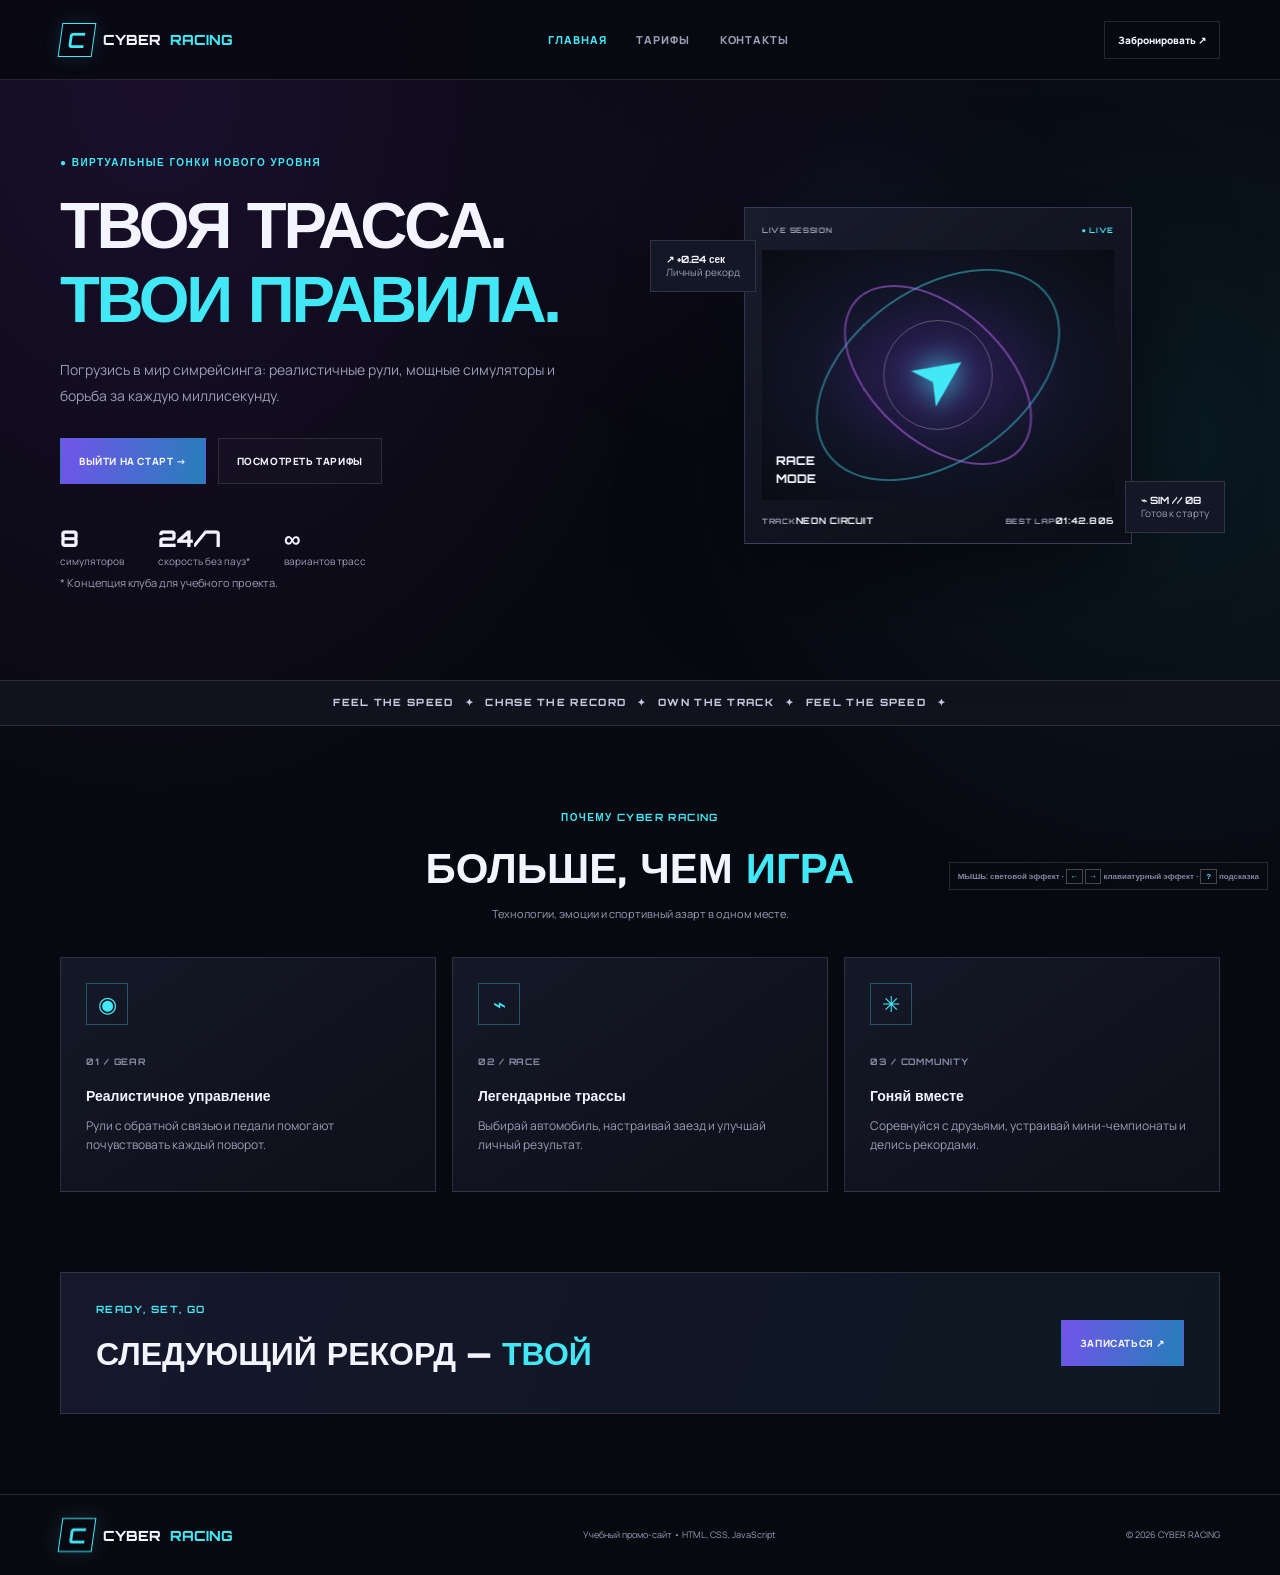
<file: index.html>
<!doctype html><html lang="ru"><head><meta charset="utf-8"><meta name="viewport" content="width=device-width,initial-scale=1"><title>CYBER RACING — Главная</title><link rel="stylesheet" href="css/style.css"><script src="js/script.js" defer></script></head><body><div class="page-glow"></div><header><a class="brand" href="index.html"><b>C</b> CYBER<span>RACING</span></a><button class="menu-toggle" aria-expanded="false">☰</button><nav><a class="active" href="index.html">Главная</a><a href="prices.html">Тарифы</a><a href="contacts.html">Контакты</a></nav><a class="header-cta" href="contacts.html">Забронировать ↗</a></header><main><section class="hero container"><div class="reveal"><p class="eyebrow">● ВИРТУАЛЬНЫЕ ГОНКИ НОВОГО УРОВНЯ</p><h1>ТВОЯ ТРАССА.<br><span>ТВОИ ПРАВИЛА.</span></h1><p class="lead">Погрузись в мир симрейсинга: реалистичные рули, мощные симуляторы и борьба за каждую миллисекунду.</p><div class="actions"><a class="btn primary" href="contacts.html">Выйти на старт →</a><a class="btn" href="prices.html">Посмотреть тарифы</a></div><div class="stats"><div><b>8</b><small>симуляторов</small></div><div><b>24/7</b><small>скорость без пауз*</small></div><div><b>∞</b><small>вариантов трасс</small></div></div><small class="muted">* Концепция клуба для учебного проекта.</small></div><div class="visual reveal"><div class="orbit"></div><div class="race-card"><div class="row"><small>LIVE SESSION</small><small class="cyan">● LIVE</small></div><div class="track"><div class="ring"></div><strong>➤</strong><label>RACE<br>MODE</label></div><div class="row"><div><small>TRACK</small><b>NEON CIRCUIT</b></div><div><small>BEST LAP</small><b>01:42.806</b></div></div></div><div class="chip chip1">↗ +0.24 сек<br><small>Личный рекорд</small></div><div class="chip chip2">⌁ SIM // 08<br><small>Готов к старту</small></div></div></section><div class="ticker">FEEL THE SPEED　✦　CHASE THE RECORD　✦　OWN THE TRACK　✦　FEEL THE SPEED　✦</div><section class="container section"><div class="section-title reveal"><p class="eyebrow">ПОЧЕМУ CYBER RACING</p><h2>БОЛЬШЕ, ЧЕМ <span>ИГРА</span></h2><p class="muted">Технологии, эмоции и спортивный азарт в одном месте.</p></div><div class="features"><article class="feature reveal" tabindex="0"><i>◉</i><small>01 / GEAR</small><h3>Реалистичное управление</h3><p>Рули с обратной связью и педали помогают почувствовать каждый поворот.</p></article><article class="feature reveal" tabindex="0"><i>⌁</i><small>02 / RACE</small><h3>Легендарные трассы</h3><p>Выбирай автомобиль, настраивай заезд и улучшай личный результат.</p></article><article class="feature reveal" tabindex="0"><i>✳</i><small>03 / COMMUNITY</small><h3>Гоняй вместе</h3><p>Соревнуйся с друзьями, устраивай мини-чемпионаты и делись рекордами.</p></article></div></section><section class="container cta reveal"><div><p class="eyebrow">READY, SET, GO</p><h2>СЛЕДУЮЩИЙ РЕКОРД — <span>ТВОЙ</span></h2></div><a class="btn primary" href="contacts.html">Записаться ↗</a></section></main><footer><a class="brand" href="index.html"><b>C</b> CYBER<span>RACING</span></a><small>Учебный промо-сайт • HTML, CSS, JavaScript</small><small>© 2026 CYBER RACING</small></footer><div class="hint">МЫШЬ: световой эффект · <kbd>←</kbd> <kbd>→</kbd> клавиатурный эффект · <kbd>?</kbd> подсказка</div></body></html>
</file>
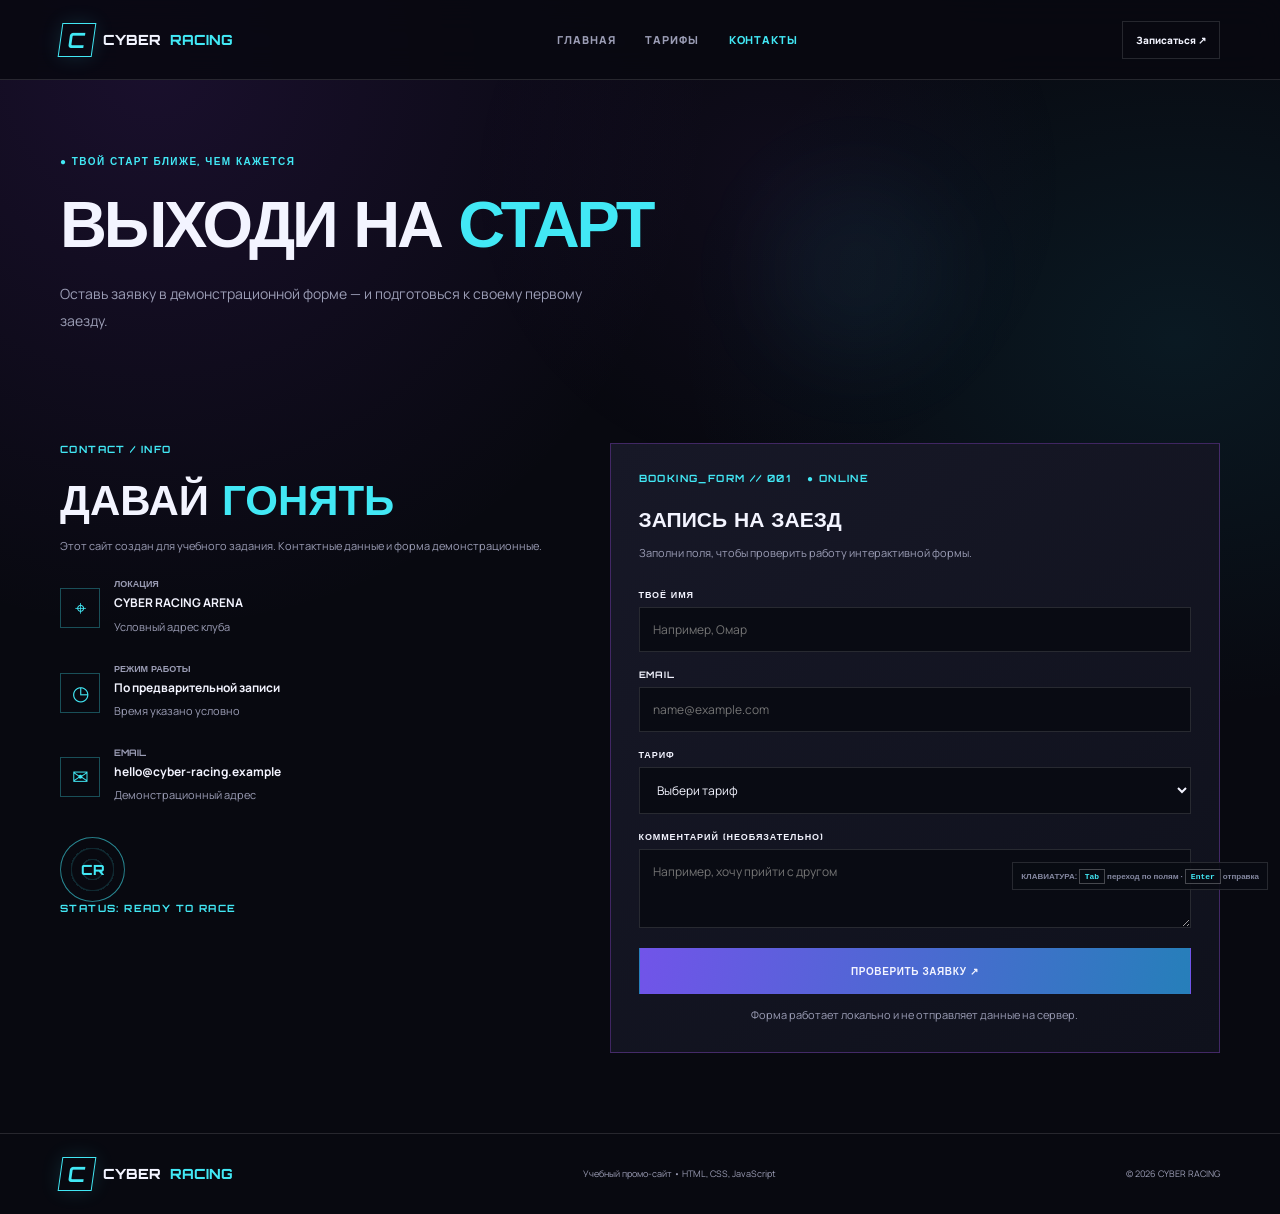
<file: contacts.html>
<!doctype html><html lang="ru"><head><meta charset="utf-8"><meta name="viewport" content="width=device-width,initial-scale=1"><title>CYBER RACING — Контакты</title><link rel="stylesheet" href="css/style.css"><script src="js/script.js" defer></script></head><body><div class="page-glow"></div><header><a class="brand" href="index.html"><b>C</b> CYBER<span>RACING</span></a><button class="menu-toggle" aria-expanded="false">☰</button><nav><a href="index.html">Главная</a><a href="prices.html">Тарифы</a><a class="active" href="contacts.html">Контакты</a></nav><a class="header-cta" href="#booking">Записаться ↗</a></header><main><section class="page-hero container reveal"><p class="eyebrow">● ТВОЙ СТАРТ БЛИЖЕ, ЧЕМ КАЖЕТСЯ</p><h1>ВЫХОДИ НА <span>СТАРТ</span></h1><p class="lead">Оставь заявку в демонстрационной форме — и подготовься к своему первому заезду.</p></section><section class="container contact-layout section"><div class="reveal"><p class="eyebrow">CONTACT / INFO</p><h2>ДАВАЙ <span>ГОНЯТЬ</span></h2><p class="muted">Этот сайт создан для учебного задания. Контактные данные и форма демонстрационные.</p><div class="contact-line"><i>⌖</i><div><small>ЛОКАЦИЯ</small><b>CYBER RACING ARENA</b><p class="muted">Условный адрес клуба</p></div></div><div class="contact-line"><i>◷</i><div><small>РЕЖИМ РАБОТЫ</small><b>По предварительной записи</b><p class="muted">Время указано условно</p></div></div><div class="contact-line"><i>✉</i><div><small>EMAIL</small><b>hello@cyber-racing.example</b><p class="muted">Демонстрационный адрес</p></div></div><div class="radar"><span>CR</span></div><p class="eyebrow">STATUS: READY TO RACE</p></div><div class="form-panel reveal" id="booking"><p class="eyebrow">BOOKING_FORM // 001　 <span>● ONLINE</span></p><h2>ЗАПИСЬ НА ЗАЕЗД</h2><p class="muted">Заполни поля, чтобы проверить работу интерактивной формы.</p><form id="booking-form" novalidate><label for="name">ТВОЁ ИМЯ</label><input id="name" name="name" placeholder="Например, Омар" required><label for="email">EMAIL</label><input id="email" name="email" type="email" placeholder="name@example.com" required><label for="plan">ТАРИФ</label><select id="plan" name="plan" required><option value="">Выбери тариф</option><option value="START">START — 30 минут</option><option value="RACE">RACE — 60 минут</option><option value="PRO">PRO — 120 минут</option></select><label for="message">КОММЕНТАРИЙ (НЕОБЯЗАТЕЛЬНО)</label><textarea id="message" name="message" rows="3" placeholder="Например, хочу прийти с другом"></textarea><button class="btn primary full" type="submit">Проверить заявку ↗</button><small class="muted">Форма работает локально и не отправляет данные на сервер.</small><div id="form-result" role="status" aria-live="polite"></div></form></div></section></main><footer><a class="brand" href="index.html"><b>C</b> CYBER<span>RACING</span></a><small>Учебный промо-сайт • HTML, CSS, JavaScript</small><small>© 2026 CYBER RACING</small></footer><div class="hint">КЛАВИАТУРА: <kbd>Tab</kbd> переход по полям · <kbd>Enter</kbd> отправка</div></body></html>
</file>
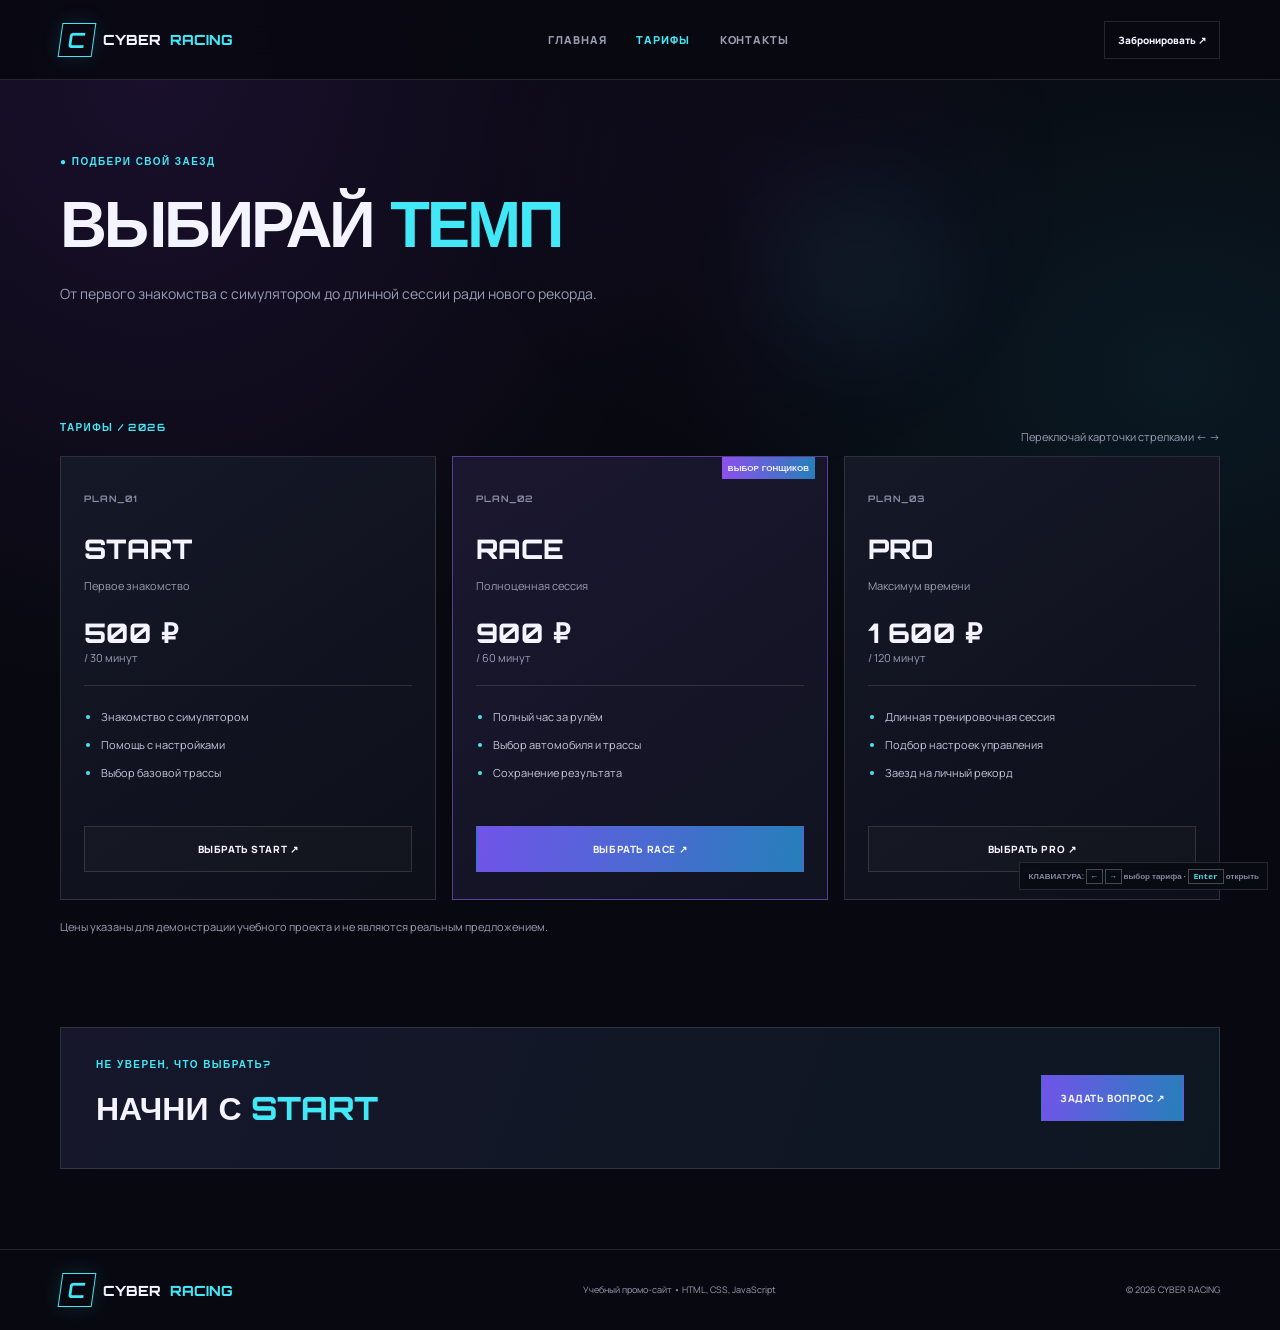
<file: prices.html>
<!doctype html><html lang="ru"><head><meta charset="utf-8"><meta name="viewport" content="width=device-width,initial-scale=1"><title>CYBER RACING — Тарифы</title><link rel="stylesheet" href="css/style.css"><script src="js/script.js" defer></script></head><body><div class="page-glow"></div><header><a class="brand" href="index.html"><b>C</b> CYBER<span>RACING</span></a><button class="menu-toggle" aria-expanded="false">☰</button><nav><a href="index.html">Главная</a><a class="active" href="prices.html">Тарифы</a><a href="contacts.html">Контакты</a></nav><a class="header-cta" href="contacts.html">Забронировать ↗</a></header><main><section class="page-hero container reveal"><p class="eyebrow">● ПОДБЕРИ СВОЙ ЗАЕЗД</p><h1>ВЫБИРАЙ <span>ТЕМП</span></h1><p class="lead">От первого знакомства с симулятором до длинной сессии ради нового рекорда.</p></section><section class="container section"><div class="toolbar"><p class="eyebrow">ТАРИФЫ / 2026</p><p class="muted">Переключай карточки стрелками ← →</p></div><div class="prices"><article class="price reveal" tabindex="0" data-price><small>PLAN_01</small><h2>START</h2><p class="muted">Первое знакомство</p><div class="amount">500 ₽ <small>/ 30 минут</small></div><ul><li>Знакомство с симулятором</li><li>Помощь с настройками</li><li>Выбор базовой трассы</li></ul><a class="btn" href="contacts.html?plan=start">Выбрать START ↗</a></article><article class="price featured reveal" tabindex="0" data-price><label class="tag">ВЫБОР ГОНЩИКОВ</label><small>PLAN_02</small><h2>RACE</h2><p class="muted">Полноценная сессия</p><div class="amount">900 ₽ <small>/ 60 минут</small></div><ul><li>Полный час за рулём</li><li>Выбор автомобиля и трассы</li><li>Сохранение результата</li></ul><a class="btn primary" href="contacts.html?plan=race">Выбрать RACE ↗</a></article><article class="price reveal" tabindex="0" data-price><small>PLAN_03</small><h2>PRO</h2><p class="muted">Максимум времени</p><div class="amount">1 600 ₽ <small>/ 120 минут</small></div><ul><li>Длинная тренировочная сессия</li><li>Подбор настроек управления</li><li>Заезд на личный рекорд</li></ul><a class="btn" href="contacts.html?plan=pro">Выбрать PRO ↗</a></article></div><p class="muted note">Цены указаны для демонстрации учебного проекта и не являются реальным предложением.</p></section><section class="container cta reveal"><div><p class="eyebrow">НЕ УВЕРЕН, ЧТО ВЫБРАТЬ?</p><h2>НАЧНИ С <span>START</span></h2></div><a class="btn primary" href="contacts.html">Задать вопрос ↗</a></section></main><footer><a class="brand" href="index.html"><b>C</b> CYBER<span>RACING</span></a><small>Учебный промо-сайт • HTML, CSS, JavaScript</small><small>© 2026 CYBER RACING</small></footer><div class="hint">КЛАВИАТУРА: <kbd>←</kbd> <kbd>→</kbd> выбор тарифа · <kbd>Enter</kbd> открыть</div></body></html>
</file>
<file: css/style.css>
@import url('https://fonts.googleapis.com/css2?family=Orbitron:wght@400;600;700;800;900&family=Manrope:wght@400;500;600;700;800&display=swap');
:root{--bg:#080910;--panel:#121523;--text:#f3f4ff;--muted:#9b9db5;--cyan:#42e8f5;--purple:#a855f7;--line:#ffffff20;--glow-x:60%;--glow-y:20%}*{box-sizing:border-box}html{scroll-behavior:smooth}body{margin:0;background:radial-gradient(ellipse at 12% 5%,#7631c229,transparent 35%),radial-gradient(ellipse at 92% 28%,#1caecc19,transparent 30%),var(--bg);color:var(--text);font-family:Manrope,Arial,sans-serif;line-height:1.6;overflow-x:hidden}body:after{content:"";position:fixed;inset:0;pointer-events:none;z-index:-2;background:radial-gradient(circle at var(--glow-x) var(--glow-y),#a855f70d,transparent 300px)}.page-glow{position:fixed;left:var(--glow-x);top:var(--glow-y);width:180px;height:180px;pointer-events:none;z-index:-1;border-radius:50%;background:#42e8f50b;filter:blur(45px);transition:left .18s,top .18s}.container{width:min(1160px,calc(100% - 48px));margin:auto}header{height:80px;display:flex;align-items:center;justify-content:space-between;gap:22px;padding:0 max(24px,calc((100% - 1160px)/2));position:sticky;top:0;z-index:20;background:#080910df;backdrop-filter:blur(16px);border-bottom:1px solid var(--line)}.brand{display:flex;align-items:center;gap:9px;color:var(--text);font:800 14px Orbitron,sans-serif;text-decoration:none;white-space:nowrap}.brand b{display:grid;place-items:center;width:34px;height:34px;border:1px solid var(--cyan);color:var(--cyan);font-size:21px;transform:skew(-8deg);box-shadow:0 0 20px #42e8f522}.brand span, h1 span,h2 span{color:var(--cyan)}nav{display:flex;gap:30px}nav a{font-size:11px;font-weight:800;letter-spacing:.08em;text-transform:uppercase;text-decoration:none;color:var(--muted);transition:.2s}nav a:hover,nav a.active{color:var(--cyan)}nav a:hover{transform:translateY(-2px)}.header-cta{font-size:10px;font-weight:800;text-decoration:none;color:var(--text);border:1px solid var(--line);padding:10px 13px}.header-cta:hover{border-color:var(--cyan)}.menu-toggle{display:none;background:none;color:var(--text);border:1px solid var(--line);font-size:22px}.hero{min-height:600px;display:grid;grid-template-columns:1fr 1fr;align-items:center;gap:30px;padding-top:55px;padding-bottom:65px}.eyebrow{font:700 10px Orbitron,sans-serif;letter-spacing:.14em;color:var(--cyan);margin:0 0 18px}.hero h1,.page-hero h1{font:900 clamp(38px,5.1vw,69px)/1.14 Orbitron,sans-serif;letter-spacing:-.05em;margin:0 0 22px}.lead{max-width:540px;color:var(--muted);font-size:14px;line-height:1.9}.actions{display:flex;flex-wrap:wrap;gap:12px;margin-top:28px}.btn{display:inline-flex;justify-content:center;align-items:center;gap:12px;padding:14px 18px;min-height:46px;border:1px solid var(--line);background:#ffffff05;color:var(--text);font-size:10px;font-weight:900;letter-spacing:.06em;text-transform:uppercase;text-decoration:none;cursor:pointer;transition:transform .2s,box-shadow .2s,border-color .2s}.btn:hover,.btn:focus-visible{transform:translateY(-3px);box-shadow:0 10px 30px #42e8f522;border-color:var(--cyan)}.btn.primary{background:linear-gradient(100deg,#7154e9,#267fba);border-color:transparent}.stats{display:flex;gap:34px;margin-top:40px}.stats div{display:flex;flex-direction:column}.stats b{font:800 23px Orbitron,sans-serif}.stats small,.muted{color:var(--muted)}.stats small{font-size:10px}.muted{font-size:11px}.visual{position:relative;min-height:400px;display:grid;place-items:center}.orbit{position:absolute;width:410px;height:260px;border:1px solid #9b67ff30;border-radius:50%;transform:rotate(-25deg)}.race-card{position:relative;z-index:2;width:min(390px,100%);padding:17px;background:linear-gradient(145deg,#191c2b,#0b0d17);border:1px solid #a3a9ff42;box-shadow:0 25px 90px #0008;transform:rotateY(-6deg);transition:.25s}.race-card:hover{transform:rotateY(0) translateY(-5px);border-color:var(--cyan)}.row{display:flex;justify-content:space-between;align-items:center;font:700 9px Orbitron,sans-serif;letter-spacing:.08em}.row small{color:var(--muted)}.row b{font-size:9px}.cyan{color:var(--cyan)!important}.track{height:250px;margin:15px 0;position:relative;display:grid;place-items:center;overflow:hidden;background:radial-gradient(ellipse,#322060,#111425 52%,#0a0c14)}.track:before,.track:after{content:"";position:absolute;width:270px;height:170px;border:2px solid #42e8f56b;border-radius:50%;transform:rotate(-35deg)}.track:after{width:220px;height:130px;border-color:#c26bff80;transform:rotate(42deg)}.ring{width:110px;height:110px;border:1px solid #ffffff45;border-radius:50%;z-index:1}.track strong{position:absolute;z-index:2;color:var(--cyan);font-size:60px;transform:rotate(-35deg);filter:drop-shadow(0 0 15px var(--cyan))}.track label{position:absolute;bottom:12px;left:14px;font:800 12px/1.5 Orbitron,sans-serif}.chip{position:absolute;z-index:3;padding:12px 15px;background:#141726;border:1px solid var(--line);font:700 10px Orbitron,sans-serif;animation:float 4s ease-in-out infinite}.chip small{font:10px Manrope,sans-serif;color:var(--muted)}.chip1{left:-5px;top:65px}.chip2{right:-5px;bottom:42px;animation-delay:-2s}.ticker{padding:15px;white-space:nowrap;overflow:hidden;text-align:center;border-block:1px solid var(--line);background:#10121d;color:#c6c8de;font:800 10px Orbitron,sans-serif;letter-spacing:.13em;animation:tint 5s infinite alternate}.section{padding-top:85px;padding-bottom:80px}.section-title{text-align:center;margin-bottom:35px}.section-title h2,.cta h2,.contact-layout h2{font:800 clamp(26px,3.8vw,42px)/1.25 Orbitron,sans-serif;margin:0 0 10px}.features{display:grid;grid-template-columns:repeat(3,1fr);gap:16px}.feature,.price{position:relative;padding:25px;background:linear-gradient(145deg,#151827,#0d0f19);border:1px solid var(--line);outline:none;transition:transform .22s,border-color .22s,box-shadow .22s}.feature{min-height:235px}.feature:hover,.feature:focus-visible,.feature.selected,.price:hover,.price:focus-visible,.price.selected{transform:translateY(-6px);border-color:#42e8f58c;box-shadow:0 15px 40px #42e8f512}.feature i{display:grid;place-items:center;width:42px;height:42px;border:1px solid #42e8f550;color:var(--cyan);font-size:22px;font-style:normal;margin-bottom:22px}.feature small,.price>small{font:700 9px Orbitron,sans-serif;letter-spacing:.1em;color:#888ca5}.feature h3{font:700 14px Orbitron,sans-serif;margin:14px 0 9px}.feature p{font-size:12px;color:var(--muted)}.cta{display:flex;align-items:center;justify-content:space-between;gap:22px;padding:30px 35px;margin-bottom:80px;border:1px solid var(--line);background:linear-gradient(110deg,#16172b,#0d1721)}.cta h2{font-size:clamp(20px,3vw,32px)}footer{border-top:1px solid var(--line);padding:23px max(24px,calc((100% - 1160px)/2));display:flex;align-items:center;justify-content:space-between;gap:20px}footer small{font-size:9px;color:var(--muted)}.page-hero{padding-top:75px;padding-bottom:10px}.page-hero h1{font-size:clamp(40px,6vw,65px)}.toolbar{display:flex;justify-content:space-between;align-items:center}.prices{display:grid;grid-template-columns:repeat(3,1fr);gap:16px}.price{padding:27px 23px}.price h2{font:800 27px Orbitron,sans-serif;margin:22px 0 0}.amount{font:800 27px Orbitron,sans-serif;margin:22px 0;padding-bottom:20px;border-bottom:1px solid var(--line)}.amount small{display:block;font:11px Manrope,sans-serif;color:var(--muted)}.price ul{padding-left:17px;min-height:95px;color:#c5c6d7;font-size:11px}.price li{margin:10px 0}.price li::marker{color:var(--cyan)}.price .btn{width:100%;margin-top:12px}.featured{border-color:#9c69ff80;background:linear-gradient(145deg,#1b1730,#101320)}.tag{position:absolute;right:12px;top:0;background:linear-gradient(90deg,#8c50ed,#267fba);font:800 8px Orbitron,sans-serif;padding:6px}.note{margin-top:18px}.contact-layout{display:grid;grid-template-columns:.9fr 1.1fr;gap:50px;align-items:start}.contact-line{display:flex;gap:14px;margin-top:24px;align-items:center}.contact-line i{display:grid;place-items:center;width:40px;height:40px;border:1px solid #42e8f550;color:var(--cyan);font-size:20px;font-style:normal}.contact-line small{display:block;font:700 9px Orbitron,sans-serif;color:var(--muted)}.contact-line b{font-size:12px}.contact-line p{margin:3px 0}.radar{display:grid;place-items:center;width:65px;height:65px;margin-top:30px;border:1px solid #42e8f580;border-radius:50%;background:repeating-radial-gradient(circle,transparent 0 9px,#42e8f525 10px 11px);color:var(--cyan);font:800 14px Orbitron,sans-serif;animation:spin 8s linear infinite}.form-panel{padding:28px;border:1px solid #a855f750;background:linear-gradient(145deg,#171827,#0f111c)}.form-panel h2{font-size:21px;margin:20px 0 5px}.form-panel form{display:flex;flex-direction:column}.form-panel label{font:700 9px Orbitron,sans-serif;letter-spacing:.1em;margin:17px 0 7px}.form-panel input,.form-panel select,.form-panel textarea{width:100%;padding:13px;border:1px solid #ffffff20;background:#090b13;color:var(--text);font:12px Manrope,sans-serif;outline:none}.form-panel input:focus,.form-panel select:focus,.form-panel textarea:focus{border-color:var(--cyan);box-shadow:0 0 0 3px #42e8f512}.form-panel .full{width:100%;margin-top:20px}.form-panel form>small{margin-top:12px;text-align:center}.form-panel #form-result{display:none;margin-top:12px;padding:12px;font-size:12px;border:1px solid #42e8f566;background:#42e8f510;color:#b9fbff}.form-panel #form-result.show{display:block;animation:appear .3s}.form-panel #form-result.error{border-color:#ff6880;color:#ff9aab}.hint{position:fixed;right:12px;bottom:10px;z-index:10;padding:8px;background:#090b13e8;border:1px solid var(--line);color:#8589a1;font:700 8px Orbitron,sans-serif}.hint kbd{border:1px solid #ffffff40;padding:2px 5px;color:var(--cyan)}.reveal{opacity:0;transform:translateY(18px);transition:opacity .65s,transform .65s}.reveal.visible{opacity:1;transform:translateY(0)}.flash{animation:flash .5s}.selected{border-color:var(--cyan)!important}@keyframes float{50%{transform:translateY(-10px)}}@keyframes tint{to{text-shadow:0 0 10px #42e8f5aa}}@keyframes spin{to{transform:rotate(360deg)}}@keyframes appear{from{opacity:0;transform:translateY(8px)}to{opacity:1;transform:none}}@keyframes flash{50%{box-shadow:0 0 0 5px #42e8f52a}}@media(max-width:850px){.hero{grid-template-columns:1fr}.visual{min-height:370px}.features,.prices{grid-template-columns:1fr 1fr}.feature:last-child,.price:last-child{grid-column:span 2}.contact-layout{grid-template-columns:1fr}.header-cta{display:none}}@media(max-width:600px){header{height:68px;padding:0 16px}.brand{font-size:11px}.menu-toggle{display:block}nav{display:none;position:absolute;top:67px;left:0;right:0;padding:12px 20px;background:#0b0d17;border-bottom:1px solid var(--line);flex-direction:column;gap:17px}nav.open{display:flex}.container{width:calc(100% - 32px)}.hero{padding-top:40px}.hero h1{font-size:clamp(34px,10vw,52px)}.stats{gap:20px}.stats b{font-size:18px}.visual{min-height:330px}.race-card{width:calc(100% - 8px)}.track{height:210px}.orbit{width:300px;height:200px}.chip{font-size:8px;padding:8px}.section{padding-top:60px;padding-bottom:55px}.features,.prices{grid-template-columns:1fr}.feature:last-child,.price:last-child{grid-column:auto}.page-hero{padding-top:55px}.page-hero h1{font-size:clamp(35px,10vw,54px)}.toolbar{align-items:flex-start;flex-direction:column;gap:0}.cta{align-items:flex-start;flex-direction:column;padding:24px 18px;margin-bottom:50px}.contact-layout{gap:30px}.form-panel{padding:20px 16px}footer{padding:20px 16px;flex-wrap:wrap}footer small{width:100%}.hint{display:none}}@media(prefers-reduced-motion:reduce){*,*:before,*:after{animation-duration:.01ms!important;transition-duration:.01ms!important;scroll-behavior:auto!important}.reveal{opacity:1;transform:none}}
</file>
